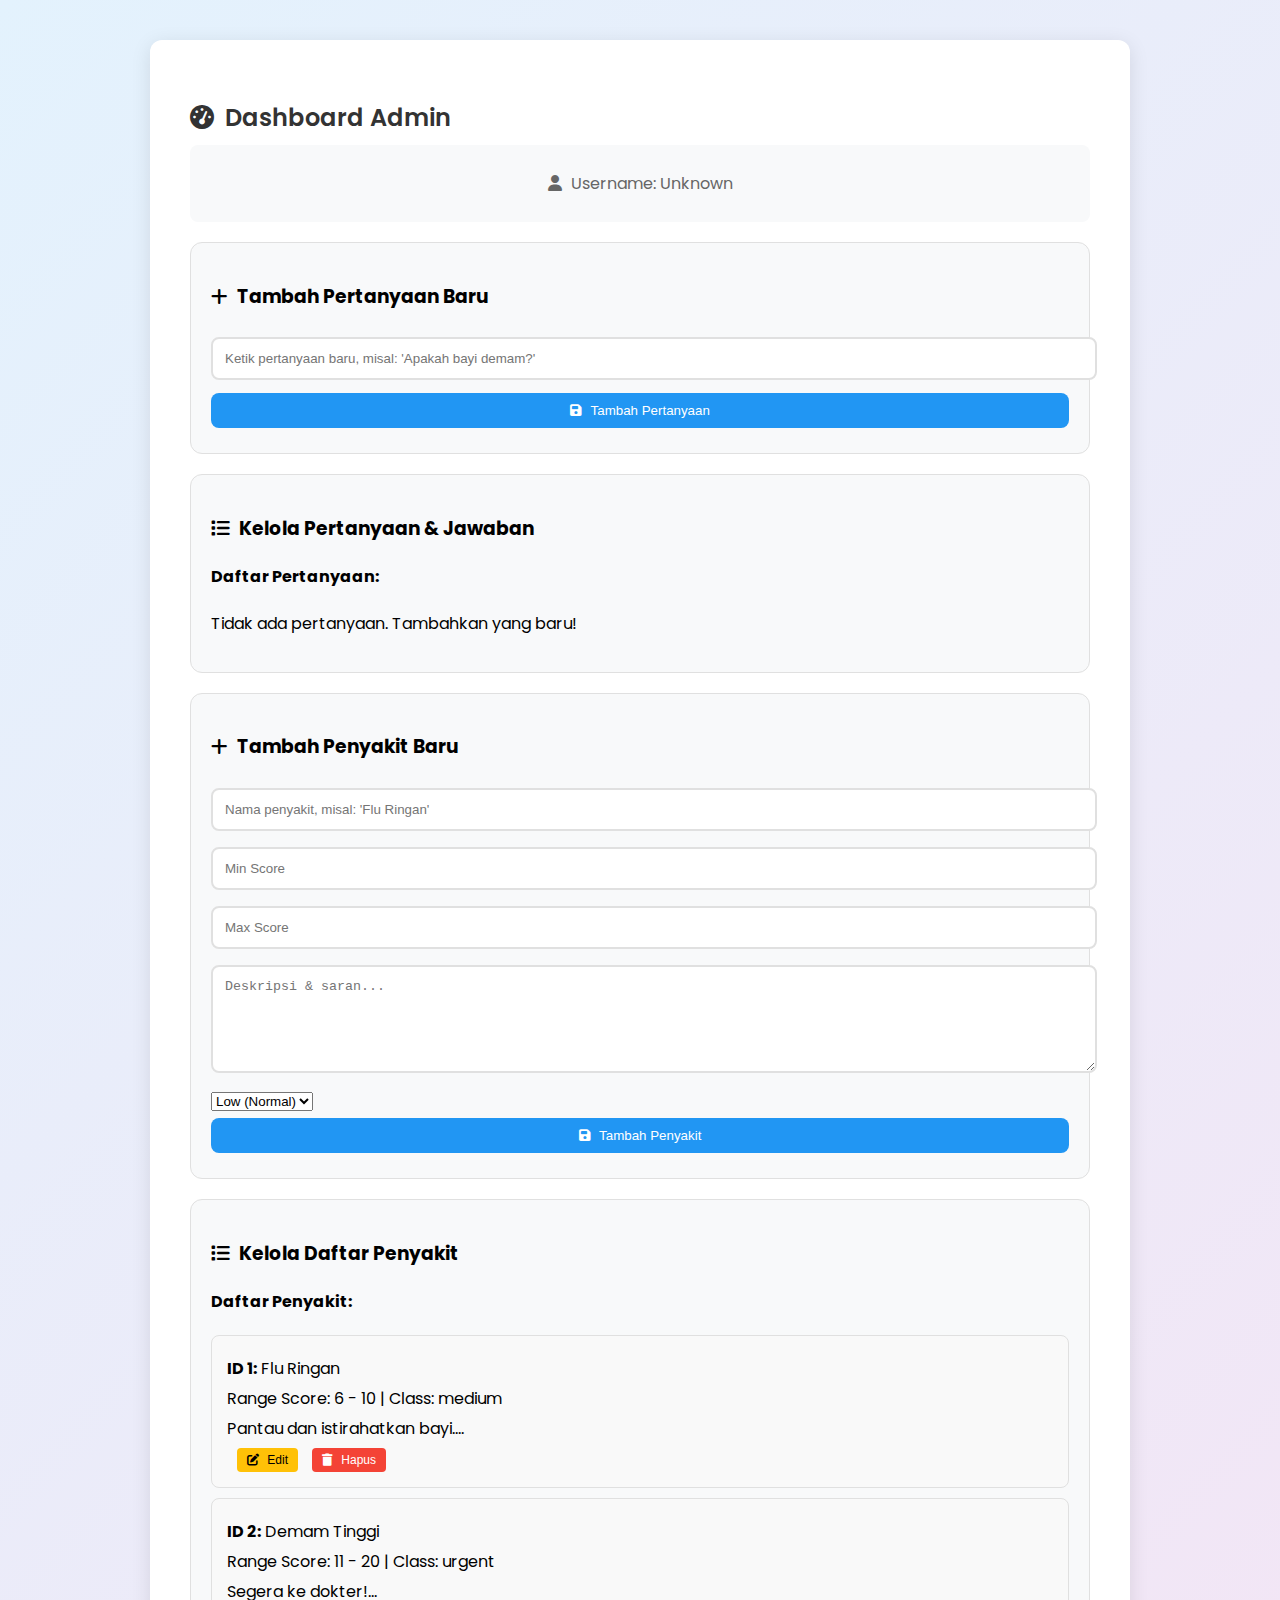
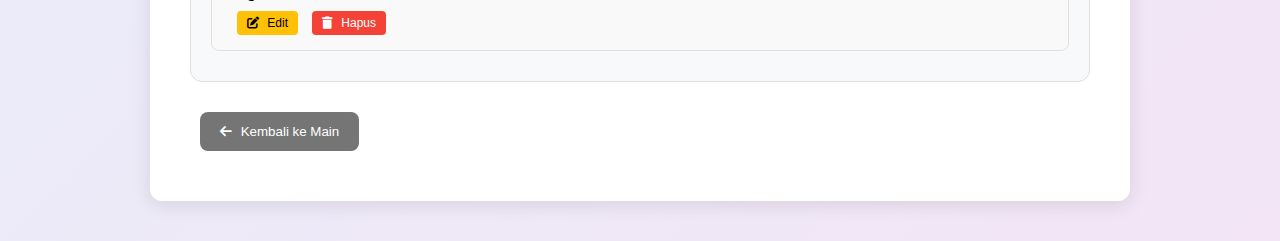
<file: survey/admin.html>
<!DOCTYPE html>
<html lang="id">
  <head>
    <meta charset="UTF-8" />
    <meta name="viewport" content="width=device-width, initial-scale=1.0" />
    <title>Admin - Survei Bayi</title>
    <link
      href="https://fonts.googleapis.com/css2?family=Poppins:wght@300;400;600&display=swap"
      rel="stylesheet"
    />
    <link
      rel="stylesheet"
      href="https://cdnjs.cloudflare.com/ajax/libs/font-awesome/6.4.0/css/all.min.css"
    />
    <style>
      body {
        font-family: "Poppins", sans-serif;
        background: linear-gradient(135deg, #e3f2fd 0%, #f3e5f5 100%);
        margin: 0;
        padding: 20px;
      }
      .dashboard {
        background: #fff;
        padding: 40px;
        border-radius: 12px;
        box-shadow: 0 4px 20px rgba(0, 0, 0, 0.1);
        max-width: 900px;
        margin: 20px auto;
      }
      h2 {
        color: #333;
        font-weight: 600;
        font-size: 1.5em;
        margin-bottom: 10px;
      }
      .username-info {
        color: #666;
        font-size: 1em;
        margin-bottom: 20px;
        padding: 10px;
        background: #f8f9fa;
        border-radius: 8px;
        text-align: center;
      }
      .add-section {
        border: 1px solid #e0e0e0;
        padding: 20px;
        margin: 20px 0;
        border-radius: 12px;
        background: #f8f9fa;
      }
      input[type="text"],
      input[type="number"] {
        width: 100%;
        padding: 12px;
        margin: 8px 0;
        border: 2px solid #e0e0e0;
        border-radius: 8px;
      }
      .add-btn {
        background: #2196f3;
        color: white;
        padding: 10px;
        border: none;
        border-radius: 8px;
        cursor: pointer;
        width: 100%;
        margin: 5px 0;
      }
      .add-btn:hover {
        background: #1976d2;
      }
      .edit-btn {
        background: #ffc107;
        color: black;
        padding: 5px 10px;
        border: none;
        border-radius: 4px;
        cursor: pointer;
        margin-left: 10px;
        font-size: 12px;
      }
      .edit-btn:hover {
        background: #ffb300;
      }
      .delete-btn {
        background: #f44336;
        color: white;
        padding: 5px 10px;
        border: none;
        border-radius: 4px;
        cursor: pointer;
        margin-left: 10px;
        font-size: 12px;
      }
      .delete-btn:hover {
        background: #d32f2f;
      }
      .question-item,
      .disease-item {
        border: 1px solid #e0e0e0;
        padding: 15px;
        margin: 10px 0;
        border-radius: 8px;
        background: #f9f9f9;
      }
      .question-item p,
      .disease-item p {
        margin: 5px 0;
      }
      .answer-item {
        margin-left: 20px;
        padding: 10px;
        border: 1px solid #ddd;
        border-radius: 6px;
        background: #fff;
        margin: 5px 0;
      }
      .back-btn {
        background: #757575;
        color: white;
        padding: 12px 20px;
        border: none;
        border-radius: 8px;
        cursor: pointer;
        margin: 10px;
        width: auto;
      }
      .back-btn:hover {
        background: #616161;
      }
      i {
        margin-right: 5px;
      }
      #addAnswerModal,
      #editModal,
      #editDiseaseModal,
      #addDiseaseModal {
        display: none;
        position: fixed;
        z-index: 1000;
        left: 0;
        top: 0;
        width: 100%;
        height: 100%;
        background-color: rgba(0, 0, 0, 0.4);
      }
      .modal-content {
        background-color: #fff;
        margin: 10% auto;
        padding: 20px;
        border-radius: 8px;
        width: 80%;
        max-width: 600px;
      }
      .close {
        color: #aaa;
        float: right;
        font-size: 28px;
        font-weight: bold;
        cursor: pointer;
      }
      .close:hover {
        color: black;
      }
      .answer-item input[type="number"] {
        width: auto;
        margin-left: 10px;
      }
      textarea {
        width: 100%;
        padding: 12px;
        margin: 8px 0;
        border: 2px solid #e0e0e0;
        border-radius: 8px;
        resize: vertical;
        min-height: 80px;
      }
    </style>
  </head>
  <body>
    <div class="dashboard">
      <h2><i class="fas fa-tachometer-alt"></i> Dashboard Admin</h2>
      <div class="username-info">
        <p>
          <i class="fas fa-user"></i> Username:
          <span id="currentUsername">Loading...</span>
        </p>
      </div>
      <!-- Fitur tambah pertanyaan baru -->
      <div class="add-section">
        <h3><i class="fas fa-plus"></i> Tambah Pertanyaan Baru</h3>
        <input
          type="text"
          id="newQuestionText"
          placeholder="Ketik pertanyaan baru, misal: 'Apakah bayi demam?'"
        />
        <button class="add-btn" onclick="addQuestion()">
          <i class="fas fa-save"></i> Tambah Pertanyaan
        </button>
      </div>
      <!-- Fitur kelola pertanyaan & jawaban -->
      <div class="add-section">
        <h3><i class="fas fa-list"></i> Kelola Pertanyaan & Jawaban</h3>
        <div id="questionList"></div>
      </div>
      <!-- Fitur tambah penyakit baru -->
      <div class="add-section">
        <h3><i class="fas fa-plus"></i> Tambah Penyakit Baru</h3>
        <input
          type="text"
          id="newDiseaseTitle"
          placeholder="Nama penyakit, misal: 'Flu Ringan'"
        />
        <input
          type="number"
          id="newDiseaseMin"
          placeholder="Min Score"
          min="0"
        />
        <input
          type="number"
          id="newDiseaseMax"
          placeholder="Max Score"
          min="0"
        />
        <textarea
          id="newDiseaseText"
          placeholder="Deskripsi & saran..."
        ></textarea>
        <select id="newDiseaseClass">
          <option value="low">Low (Normal)</option>
          <option value="medium">Medium</option>
          <option value="high">High</option>
          <option value="urgent">Urgent</option>
        </select>
        <button class="add-btn" onclick="addDisease()">
          <i class="fas fa-save"></i> Tambah Penyakit
        </button>
      </div>
      <!-- Fitur kelola penyakit -->
      <div class="add-section">
        <h3><i class="fas fa-list"></i> Kelola Daftar Penyakit</h3>
        <div id="diseaseList"></div>
      </div>
      <button class="back-btn" onclick="backToMain()">
        <i class="fas fa-arrow-left"></i> Kembali ke Main
      </button>
    </div>

    <!-- Modal untuk tambah jawaban -->
    <div id="addAnswerModal">
      <div class="modal-content">
        <span class="close" onclick="closeAddAnswerModal()">&times;</span>
        <h3><i class="fas fa-plus"></i> Tambah Jawaban</h3>
        <input type="text" id="addAnswerText" placeholder="Teks jawaban baru" />
        <input
          type="number"
          id="addAnswerWeight"
          placeholder="Bobot (0-5)"
          min="0"
          max="5"
          value="1"
        />
        <button class="add-btn" onclick="saveAddAnswer()">
          <i class="fas fa-save"></i> Simpan
        </button>
        <button class="back-btn" onclick="closeAddAnswerModal()">
          <i class="fas fa-times"></i> Batal
        </button>
      </div>
    </div>

    <!-- Modal untuk edit pertanyaan/jawaban -->
    <div id="editModal">
      <div class="modal-content">
        <span class="close" onclick="closeEditModal()">&times;</span>
        <h3 id="modalTitle"><i class="fas fa-edit"></i> Edit Item</h3>
        <input type="text" id="editText" placeholder="Edit teks" />
        <input
          type="number"
          id="editWeight"
          placeholder="Bobot (0-5)"
          min="0"
          max="5"
          style="display: none"
        />
        <button class="add-btn" onclick="saveEdit()">
          <i class="fas fa-save"></i> Simpan
        </button>
        <button class="delete-btn" onclick="deleteItemFromModal()">
          <i class="fas fa-trash"></i> Hapus
        </button>
        <button class="back-btn" onclick="closeEditModal()">
          <i class="fas fa-times"></i> Batal
        </button>
      </div>
    </div>

    <!-- Modal untuk tambah/edit penyakit -->
    <div id="addDiseaseModal">
      <div class="modal-content">
        <span class="close" onclick="closeAddDiseaseModal()">&times;</span>
        <h3><i class="fas fa-plus"></i> Tambah Penyakit</h3>
        <input type="text" id="addDiseaseTitle" placeholder="Nama penyakit" />
        <input
          type="number"
          id="addDiseaseMin"
          placeholder="Min Score"
          min="0"
        />
        <input
          type="number"
          id="addDiseaseMax"
          placeholder="Max Score"
          min="0"
        />
        <textarea id="addDiseaseText" placeholder="Deskripsi..."></textarea>
        <select id="addDiseaseClass">
          <option value="low">Low</option>
          <option value="medium">Medium</option>
          <option value="high">High</option>
          <option value="urgent">Urgent</option>
        </select>
        <button class="add-btn" onclick="saveAddDisease()">
          <i class="fas fa-save"></i> Simpan
        </button>
        <button class="back-btn" onclick="closeAddDiseaseModal()">
          <i class="fas fa-times"></i> Batal
        </button>
      </div>
    </div>

    <div id="editDiseaseModal">
      <div class="modal-content">
        <span class="close" onclick="closeEditDiseaseModal()">&times;</span>
        <h3><i class="fas fa-edit"></i> Edit Penyakit</h3>
        <input type="text" id="editDiseaseTitle" placeholder="Nama penyakit" />
        <input
          type="number"
          id="editDiseaseMin"
          placeholder="Min Score"
          min="0"
        />
        <input
          type="number"
          id="editDiseaseMax"
          placeholder="Max Score"
          min="0"
        />
        <textarea id="editDiseaseText" placeholder="Deskripsi..."></textarea>
        <select id="editDiseaseClass">
          <option value="low">Low</option>
          <option value="medium">Medium</option>
          <option value="high">High</option>
          <option value="urgent">Urgent</option>
        </select>
        <button class="add-btn" onclick="saveEditDisease()">
          <i class="fas fa-save"></i> Simpan
        </button>
        <button class="delete-btn" onclick="deleteDiseaseFromModal()">
          <i class="fas fa-trash"></i> Hapus
        </button>
        <button class="back-btn" onclick="closeEditDiseaseModal()">
          <i class="fas fa-times"></i> Batal
        </button>
      </div>
    </div>

    <script>
      // Data dari localStorage
      let questions = JSON.parse(localStorage.getItem("questions")) || [];
      let diseases = JSON.parse(localStorage.getItem("diseasesList")) || [];

      // Sample data jika kosong (untuk test)
      if (diseases.length === 0) {
        diseases = [
          {
            id: 1,
            title: "Flu Ringan",
            minScore: 6,
            maxScore: 10,
            text: "Pantau dan istirahatkan bayi.",
            class: "medium",
          },
          {
            id: 2,
            title: "Demam Tinggi",
            minScore: 11,
            maxScore: 20,
            text: "Segera ke dokter!",
            class: "urgent",
          },
        ];
        localStorage.setItem("diseasesList", JSON.stringify(diseases));
      }

      // Username
      let currentUsername =
        localStorage.getItem("currentUsername") || "Unknown";
      document.getElementById("currentUsername").textContent = currentUsername;

      let editingType = "";
      let editingQId = null;
      let editingAId = null;
      let editingDiseaseId = null;
      let addQId = null;

      // Render list pertanyaan
      function renderQuestionList() {
        const list = document.getElementById("questionList");
        list.innerHTML = "<h4>Daftar Pertanyaan:</h4>";
        if (questions.length === 0) {
          list.innerHTML += "<p>Tidak ada pertanyaan. Tambahkan yang baru!</p>";
          return;
        }
        questions.forEach((q) => {
          const qDiv = document.createElement("div");
          qDiv.className = "question-item";
          qDiv.innerHTML = `
            <p><strong>ID ${q.id}:</strong> ${q.text}</p>
            <button class="edit-btn" onclick="editQuestion(${q.id})"><i class="fas fa-edit"></i> Edit Pertanyaan</button>
            <button class="delete-btn" onclick="deleteQuestion(${q.id})"><i class="fas fa-trash"></i> Hapus Pertanyaan</button>
            <h5>Jawaban:</h5>
            <div class="answers-list"></div>
          `;
          const answersList = qDiv.querySelector(".answers-list");
          q.answers.forEach((a) => {
            const aDiv = document.createElement("div");
            aDiv.className = "answer-item";
            aDiv.innerHTML = `
              <span>${a.text} (Bobot: ${a.weight})</span>
              <button class="edit-btn" onclick="editAnswer(${q.id}, ${a.id})"><i class="fas fa-edit"></i> Edit</button>
              <button class="delete-btn" onclick="deleteAnswer(${q.id}, ${a.id})"><i class="fas fa-trash"></i> Hapus</button>
            `;
            answersList.appendChild(aDiv);
          });
          const addBtn = document.createElement("button");
          addBtn.className = "add-btn";
          addBtn.innerHTML = '<i class="fas fa-plus"></i> Tambah Jawaban';
          addBtn.style.width = "auto";
          addBtn.style.marginTop = "10px";
          addBtn.onclick = () => openAddAnswerModal(q.id);
          qDiv.appendChild(addBtn);
          list.appendChild(qDiv);
        });
      }

      // Render list penyakit
      function renderDiseaseList() {
        const list = document.getElementById("diseaseList");
        list.innerHTML = "<h4>Daftar Penyakit:</h4>";
        if (diseases.length === 0) {
          list.innerHTML += "<p>Tidak ada penyakit. Tambahkan yang baru!</p>";
          return;
        }
        diseases.forEach((disease) => {
          const div = document.createElement("div");
          div.className = "disease-item";
          div.innerHTML = `
            <p><strong>ID ${disease.id}:</strong> ${disease.title}</p>
            <p>Range Score: ${disease.minScore} - ${
            disease.maxScore
          } | Class: ${disease.class}</p>
            <p>${disease.text.substring(0, 100)}...</p>
            <button class="edit-btn" onclick="editDisease(${
              disease.id
            })"><i class="fas fa-edit"></i> Edit</button>
            <button class="delete-btn" onclick="deleteDisease(${
              disease.id
            })"><i class="fas fa-trash"></i> Hapus</button>
          `;
          list.appendChild(div);
        });
      }

      // Tambah pertanyaan
      function addQuestion() {
        const text = document.getElementById("newQuestionText").value.trim();
        if (!text) return alert("Isi teks pertanyaan!");
        const newId =
          questions.length > 0
            ? Math.max(...questions.map((q) => q.id)) + 1
            : 1;
        questions.push({ id: newId, text: text, answers: [] });
        localStorage.setItem("questions", JSON.stringify(questions));
        renderQuestionList();
        document.getElementById("newQuestionText").value = "";
        alert("Pertanyaan ditambahkan!");
      }

      // Tambah penyakit
      function addDisease() {
        const title = document.getElementById("newDiseaseTitle").value.trim();
        const minScore =
          parseInt(document.getElementById("newDiseaseMin").value) || 0;
        const maxScore =
          parseInt(document.getElementById("newDiseaseMax").value) || Infinity;
        const text = document.getElementById("newDiseaseText").value.trim();
        const className = document.getElementById("newDiseaseClass").value;
        if (!title || !text) return alert("Isi nama dan deskripsi!");
        const newId =
          diseases.length > 0 ? Math.max(...diseases.map((d) => d.id)) + 1 : 1;
        diseases.push({
          id: newId,
          title,
          minScore,
          maxScore,
          text,
          class: className,
        });
        localStorage.setItem("diseasesList", JSON.stringify(diseases));
        renderDiseaseList();
        // Reset form
        document.getElementById("newDiseaseTitle").value = "";
        document.getElementById("newDiseaseMin").value = "";
        document.getElementById("newDiseaseMax").value = "";
        document.getElementById("newDiseaseText").value = "";
        alert("Penyakit ditambahkan!");
      }

      // Edit penyakit
      function editDisease(id) {
        editingDiseaseId = id;
        const disease = diseases.find((d) => d.id === id);
        document.getElementById("editDiseaseTitle").value = disease.title;
        document.getElementById("editDiseaseMin").value = disease.minScore;
        document.getElementById("editDiseaseMax").value = disease.maxScore;
        document.getElementById("editDiseaseText").value = disease.text;
        document.getElementById("editDiseaseClass").value = disease.class;
        document.getElementById("editDiseaseModal").style.display = "block";
      }

      function saveEditDisease() {
        if (editingDiseaseId !== null) {
          const title = document
            .getElementById("editDiseaseTitle")
            .value.trim();
          const minScore =
            parseInt(document.getElementById("editDiseaseMin").value) || 0;
          const maxScore =
            parseInt(document.getElementById("editDiseaseMax").value) ||
            Infinity;
          const text = document.getElementById("editDiseaseText").value.trim();
          const className = document.getElementById("editDiseaseClass").value;
          if (!title || !text) return alert("Isi nama dan deskripsi!");
          const disease = diseases.find((d) => d.id === editingDiseaseId);
          disease.title = title;
          disease.minScore = minScore;
          disease.maxScore = maxScore;
          disease.text = text;
          disease.class = className;
          localStorage.setItem("diseasesList", JSON.stringify(diseases));
          renderDiseaseList();
          closeEditDiseaseModal();
          alert("Penyakit diedit!");
        }
      }

      function deleteDisease(id) {
        if (confirm("Yakin hapus penyakit ini?")) {
          diseases = diseases.filter((d) => d.id !== id);
          localStorage.setItem("diseasesList", JSON.stringify(diseases));
          renderDiseaseList();
          alert("Penyakit dihapus!");
        }
      }

      function deleteDiseaseFromModal() {
        if (editingDiseaseId !== null) {
          deleteDisease(editingDiseaseId);
        }
        closeEditDiseaseModal();
      }

      function closeEditDiseaseModal() {
        document.getElementById("editDiseaseModal").style.display = "none";
        editingDiseaseId = null;
      }

      // Fungsi jawaban & pertanyaan
      function openAddAnswerModal(qId) {
        addQId = qId;
        document.getElementById("addAnswerText").value = "";
        document.getElementById("addAnswerWeight").value = "1";
        document.getElementById("addAnswerModal").style.display = "block";
      }

      function closeAddAnswerModal() {
        document.getElementById("addAnswerModal").style.display = "none";
        addQId = null;
      }

      function saveAddAnswer() {
        const text = document.getElementById("addAnswerText").value.trim();
        const weight =
          parseInt(document.getElementById("addAnswerWeight").value) || 0;
        if (!text) return alert("Isi teks jawaban!");
        const q = questions.find((q) => q.id === addQId);
        if (q) {
          const newId =
            questions.flatMap((qq) => qq.answers.map((a) => a.id)).length > 0
              ? Math.max(
                  ...questions.flatMap((qq) => qq.answers.map((a) => a.id))
                ) + 1
              : 1;
          q.answers.push({ id: newId, text, weight });
          localStorage.setItem("questions", JSON.stringify(questions));
          renderQuestionList();
          closeAddAnswerModal();
          alert("Jawaban ditambahkan!");
        }
      }

      function editQuestion(id) {
        editingType = "question";
        editingQId = id;
        editingAId = null;
        const q = questions.find((q) => q.id === id);
        document.getElementById("editText").value = q.text;
        document.getElementById("editWeight").style.display = "none";
        document.getElementById("modalTitle").textContent = "Edit Pertanyaan";
        document.getElementById("editModal").style.display = "block";
      }

      function editAnswer(qId, aId) {
        editingType = "answer";
        editingQId = qId;
        editingAId = aId;
        const q = questions.find((q) => q.id === qId);
        const a = q.answers.find((a) => a.id === aId);
        document.getElementById("editText").value = a.text;
        document.getElementById("editWeight").value = a.weight;
        document.getElementById("editWeight").style.display = "block";
        document.getElementById("modalTitle").textContent = "Edit Jawaban";
        document.getElementById("editModal").style.display = "block";
      }

      function saveEdit() {
        const text = document.getElementById("editText").value.trim();
        if (!text) return alert("Isi teks!");
        if (editingType === "question") {
          const q = questions.find((q) => q.id === editingQId);
          if (q) q.text = text;
        } else if (editingType === "answer") {
          const weight =
            parseInt(document.getElementById("editWeight").value) || 0;
          const q = questions.find((q) => q.id === editingQId);
          const a = q.answers.find((a) => a.id === editingAId);
          if (a) {
            a.text = text;
            a.weight = weight;
          }
        }
        localStorage.setItem("questions", JSON.stringify(questions));
        renderQuestionList();
        closeEditModal();
        alert("Item diedit!");
      }

      function deleteQuestion(id) {
        if (
          confirm("Yakin hapus pertanyaan ini? Semua jawabannya ikut terhapus.")
        ) {
          questions = questions.filter((q) => q.id !== id);
          localStorage.setItem("questions", JSON.stringify(questions));
          renderQuestionList();
          alert("Pertanyaan dihapus!");
        }
      }

      function deleteAnswer(qId, aId) {
        if (confirm("Yakin hapus jawaban ini?")) {
          const q = questions.find((q) => q.id === qId);
          if (q) {
            q.answers = q.answers.filter((a) => a.id !== aId);
            localStorage.setItem("questions", JSON.stringify(questions));
            renderQuestionList();
            alert("Jawaban dihapus!");
          }
        }
      }

      function deleteItemFromModal() {
        if (editingType === "question") {
          deleteQuestion(editingQId);
        } else if (editingType === "answer") {
          deleteAnswer(editingQId, editingAId);
        }
        closeEditModal();
      }

      function closeEditModal() {
        document.getElementById("editModal").style.display = "none";
        editingType = "";
        editingQId = null;
        editingAId = null;
        document.getElementById("editText").value = "";
        document.getElementById("editWeight").value = "";
      }

      function backToMain() {
        window.location.href = "index.html";
      }

      // Load
      window.onload = function () {
        renderQuestionList();
        renderDiseaseList();
        window.onclick = function (event) {
          const modals = document.querySelectorAll('[id$="Modal"]');
          modals.forEach((modal) => {
            if (event.target === modal) {
              const modalId = modal.id;
              if (modalId === "editModal") closeEditModal();
              else if (modalId === "addAnswerModal") closeAddAnswerModal();
              else if (modalId === "editDiseaseModal") closeEditDiseaseModal();
              else if (modalId === "addDiseaseModal") closeAddDiseaseModal();
            }
          });
        };
      };
    </script>
  </body>
</html>
</file>
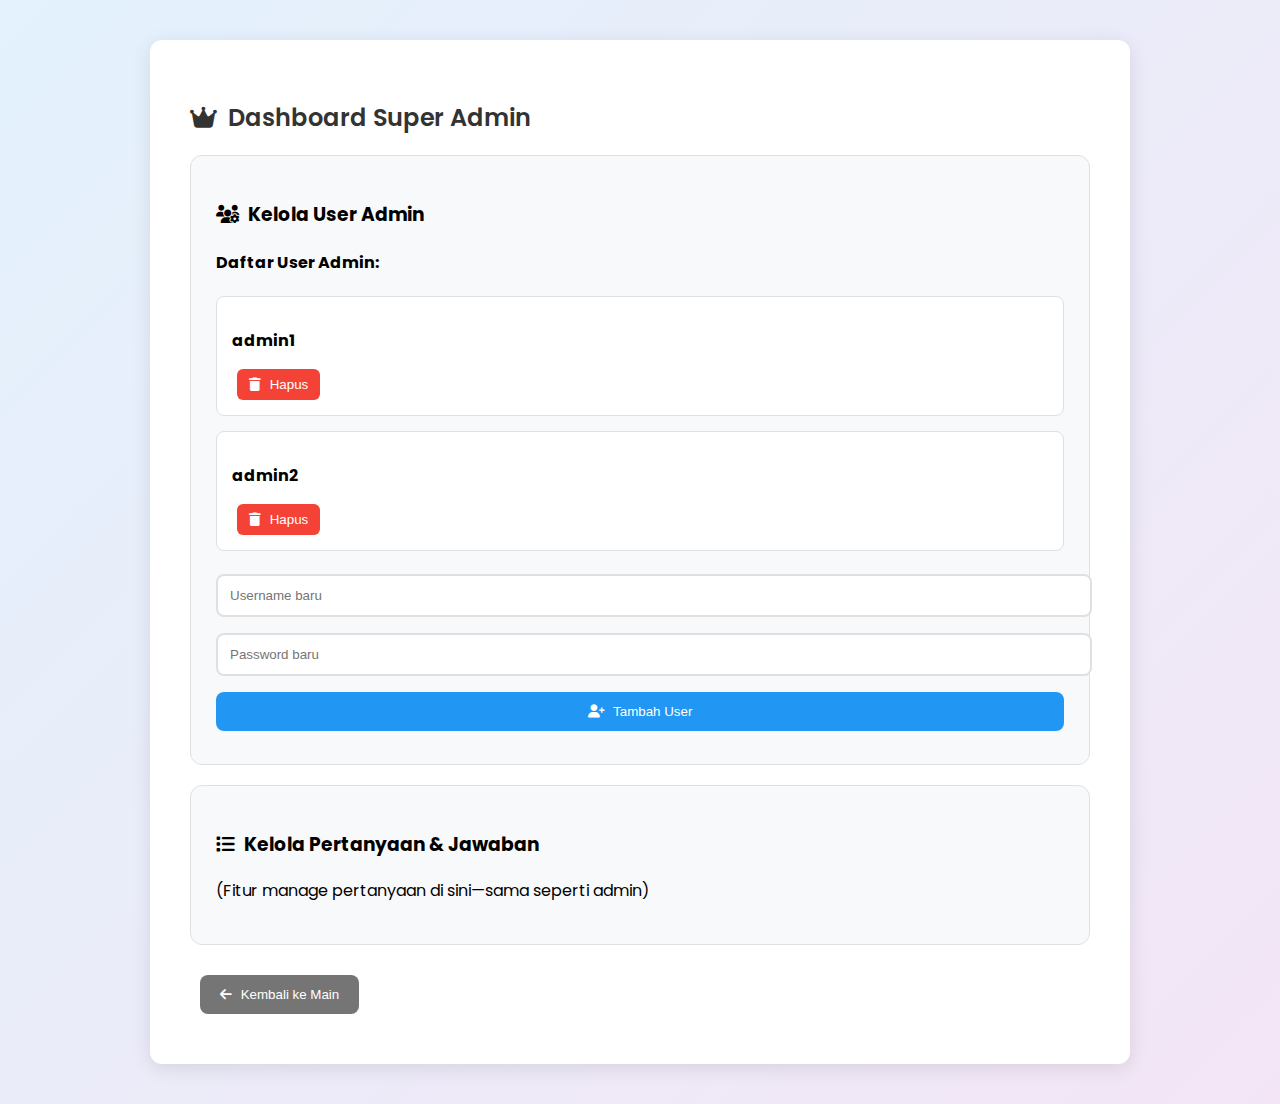
<file: survey/devdashboard.html>
<!DOCTYPE html>
<html lang="id">
  <head>
    <meta charset="UTF-8" />
    <meta name="viewport" content="width=device-width, initial-scale=1.0" />
    <title>Super Admin - Survei Bayi</title>
    <link
      href="https://fonts.googleapis.com/css2?family=Poppins:wght@300;400;600&display=swap"
      rel="stylesheet"
    />
    <link
      rel="stylesheet"
      href="https://cdnjs.cloudflare.com/ajax/libs/font-awesome/6.4.0/css/all.min.css"
    />
    <style>
      body {
        font-family: "Poppins", sans-serif;
        background: linear-gradient(135deg, #e3f2fd 0%, #f3e5f5 100%);
        margin: 0;
        padding: 20px;
      }
      .super-dashboard {
        background: #fff;
        padding: 40px;
        border-radius: 12px;
        box-shadow: 0 4px 20px rgba(0, 0, 0, 0.1);
        max-width: 900px;
        margin: 20px auto;
      }
      h2 {
        color: #333;
        font-weight: 600;
        font-size: 1.5em;
        margin-bottom: 20px;
      }
      .add-section {
        border: 1px solid #e0e0e0;
        padding: 25px;
        margin: 20px 0;
        border-radius: 12px;
        background: #f8f9fa;
      }
      input[type="text"],
      input[type="password"] {
        width: 100%;
        padding: 12px;
        margin: 8px 0;
        border: 2px solid #e0e0e0;
        border-radius: 8px;
      }
      .add-btn {
        background: #2196f3;
        color: white;
        padding: 12px;
        border: none;
        border-radius: 8px;
        cursor: pointer;
        width: 100%;
        margin: 8px 0;
      }
      .add-btn:hover {
        background: #1976d2;
      }
      .user-item {
        border: 1px solid #e0e0e0;
        padding: 15px;
        margin: 15px 0;
        border-radius: 8px;
        background: #fff;
      }
      .delete-btn {
        background: #f44336;
        color: white;
        padding: 8px 12px;
        border: none;
        border-radius: 6px;
        cursor: pointer;
        margin-left: 5px;
      }
      .back-btn {
        background: #757575;
        color: white;
        padding: 12px 20px;
        border: none;
        border-radius: 8px;
        cursor: pointer;
        margin: 10px;
        width: auto;
      }
      .back-btn:hover {
        background: #616161;
      }
      i {
        margin-right: 5px;
      }
    </style>
  </head>
  <body>
    <div class="super-dashboard">
      <h2><i class="fas fa-crown"></i> Dashboard Super Admin</h2>
      <div class="add-section">
        <h3><i class="fas fa-users-cog"></i> Kelola User Admin</h3>
        <div id="userList"></div>
        <input type="text" id="newAdminUsername" placeholder="Username baru" />
        <input
          type="password"
          id="newAdminPassword"
          placeholder="Password baru"
        />
        <button class="add-btn" onclick="addAdminUser()">
          <i class="fas fa-user-plus"></i> Tambah User
        </button>
      </div>
      <div class="add-section">
        <h3><i class="fas fa-list"></i> Kelola Pertanyaan & Jawaban</h3>
        <p>(Fitur manage pertanyaan di sini—sama seperti admin)</p>
      </div>
      <button class="back-btn" onclick="backToMain()">
        <i class="fas fa-arrow-left"></i> Kembali ke Main
      </button>
    </div>

    <script>
      // Fungsi sederhana untuk test (data dari localStorage atau hardcode)
      function addAdminUser() {
        const username = document
          .getElementById("newAdminUsername")
          .value.trim();
        const password = document.getElementById("newAdminPassword").value;
        if (username && password) {
          alert("User baru ditambahkan: " + username);
          document.getElementById("newAdminUsername").value = "";
          document.getElementById("newAdminPassword").value = "";
          renderUserList(); // Update list
        } else {
          alert("Isi username dan password!");
        }
      }

      function renderUserList() {
        // Simulasi list user (bisa dari localStorage)
        const users = ["admin1", "admin2"]; // Ganti dengan data real
        const list = document.getElementById("userList");
        list.innerHTML = "<h4>Daftar User Admin:</h4>";
        users.forEach((user, index) => {
          const div = document.createElement("div");
          div.className = "user-item";
          div.innerHTML = `<p><strong>${user}</strong></p><button class="delete-btn" onclick="deleteAdminUser(${index})"><i class="fas fa-trash"></i> Hapus</button>`;
          list.appendChild(div);
        });
      }

      function deleteAdminUser(index) {
        if (confirm("Yakin hapus?")) {
          alert("User dihapus!");
          renderUserList();
        }
      }

      function backToMain() {
        window.location.href = "index.html";
      }

      // Load list saat halaman buka
      window.onload = function () {
        renderUserList();
      };
    </script>
  </body>
</html>
</file>
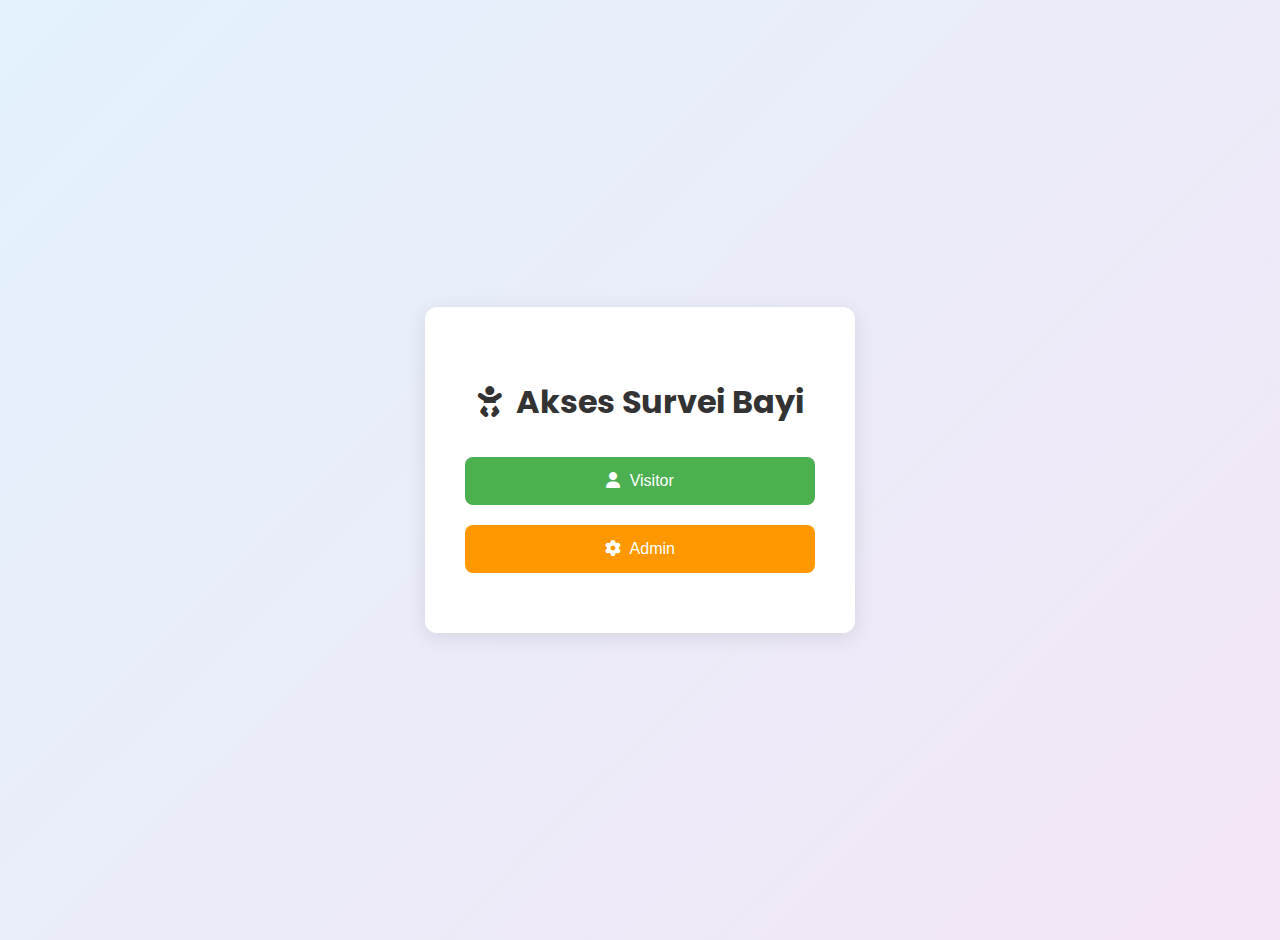
<file: survey/survey.html>
<!DOCTYPE html>
<html lang="id">
  <head>
    <meta charset="UTF-8" />
    <meta name="viewport" content="width=device-width, initial-scale=1.0" />
    <title>Survei Diagnostik Bayi - Akses</title>
    <link
      href="https://fonts.googleapis.com/css2?family=Poppins:wght@300;400;600&display=swap"
      rel="stylesheet"
    />
    <link
      rel="stylesheet"
      href="https://cdnjs.cloudflare.com/ajax/libs/font-awesome/6.4.0/css/all.min.css"
    />
    <style>
      body {
        font-family: "Poppins", sans-serif;
        background: linear-gradient(135deg, #e3f2fd 0%, #f3e5f5 100%);
        margin: 0;
        padding: 20px;
        display: flex;
        justify-content: center;
        align-items: center;
        min-height: 100vh;
        color: #333;
      }
      .login-page {
        background: #fff;
        padding: 50px 40px;
        border-radius: 12px;
        box-shadow: 0 4px 20px rgba(0, 0, 0, 0.1);
        text-align: center;
        width: 350px;
      }
      button {
        background: #4caf50;
        color: white;
        padding: 15px 25px;
        border: none;
        border-radius: 8px;
        cursor: pointer;
        width: 100%;
        margin: 10px 0;
        font-size: 16px;
      }
      button:hover {
        background: #45a049;
      }
      button.admin {
        background: #ff9800;
      }
      button.admin:hover {
        background: #e68900;
      }
      .hidden {
        display: none;
      }
      .survey {
        max-width: 900px;
        margin: 20px auto;
        background: #fff;
        padding: 40px;
        border-radius: 12px;
        box-shadow: 0 4px 20px rgba(0, 0, 0, 0.1);
      }
      .question {
        margin: 20px 0;
        padding: 20px;
        border: 2px solid #e0e0e0;
        border-radius: 12px;
        background: #fafafa;
      }
      input[type="radio"] {
        margin-right: 10px;
      }
      select,
      input[type="text"],
      input[type="password"] {
        width: 100%;
        padding: 12px;
        margin: 8px 0;
        border: 2px solid #e0e0e0;
        border-radius: 8px;
      }
      .back-btn {
        background: #757575;
        color: white;
        padding: 12px 20px;
        border: none;
        border-radius: 8px;
        cursor: pointer;
        margin: 10px;
        width: auto;
      }
      .back-btn:hover {
        background: #616161;
      }
      h2 {
        color: #333;
        font-weight: 600;
        font-size: 1.5em;
        margin-bottom: 20px;
      }
      #result {
        margin-top: 20px;
        padding: 25px;
        border-radius: 12px;
        text-align: center;
        background: #e8f5e8;
      }
      #result.low {
        background: #e8f5e8;
        color: #2e7d32;
      }
      #result.medium {
        background: #fff3e0;
        color: #ef6c00;
      }
      #result.high {
        background: #ffebee;
        color: #c62828;
      }
      #result.urgent {
        background: #ffcdd2;
        color: #b71c1c;
        border: 2px solid #d32f2f;
      }
      i {
        margin-right: 5px;
      }
      .no-questions {
        text-align: center;
        color: #666;
        font-style: italic;
        padding: 20px;
      }
    </style>
  </head>
  <body>
    <div id="loginPage" class="login-page">
      <h1><i class="fas fa-baby"></i> Akses Survei Bayi</h1>
      <button id="visitorBtn"><i class="fas fa-user"></i> Visitor</button>
      <button id="adminBtn" class="admin">
        <i class="fas fa-cog"></i> Admin
      </button>
    </div>

    <div id="adminAuthPrompt" class="hidden">
      <h3><i class="fas fa-lock"></i> Login Admin</h3>
      <div class="auth-form">
        <input type="text" id="adminUsername" placeholder="Username" />
        <input type="password" id="adminPassword" placeholder="Password" />
        <button onclick="checkAdminAuth()">
          <i class="fas fa-sign-in-alt"></i> Masuk
        </button>
      </div>
      <button class="back-btn" onclick="backToLoginFromPrompt()">
        <i class="fas fa-times"></i> Batal
      </button>
    </div>

    <div id="visitorPage" class="hidden">
      <div class="survey">
        <h2><i class="fas fa-stethoscope"></i> Survei Gejala Bayi</h2>
        <form id="surveyForm">
          <div id="questionsContainer"></div>
          <button type="submit">
            <i class="fas fa-search"></i> Lihat Rekomendasi Penyakit
          </button>
        </form>
        <div id="result" style="display: none"></div>
        <button class="back-btn" onclick="backToLogin()">
          <i class="fas fa-arrow-left"></i> Kembali
        </button>
      </div>
    </div>

    <script>
      // Load data dari localStorage
      let questions = [];
      // Daftar penyakit dengan scoring range (load dari localStorage atau default)
      let diseases = JSON.parse(localStorage.getItem("diseasesList")) || [
        {
          id: 1,
          title: "Bayi Sehat",
          minScore: 0,
          maxScore: 5,
          text: "Bayi tidak menunjukkan gejala serius. Tetap pantau kesehatan secara rutin.",
          class: "low",
        },
        {
          id: 2,
          title: "Flu Ringan",
          minScore: 6,
          maxScore: 10,
          text: "Kemungkinan flu biasa. Berikan istirahat, cairan hangat, dan obat demam jika perlu. Konsultasi dokter jika >3 hari.",
          class: "medium",
        },
        {
          id: 3,
          title: "Infeksi Saluran Pernapasan",
          minScore: 11,
          maxScore: 15,
          text: "Gejala infeksi ringan. Hindari paparan dingin, gunakan humidifier. Segera periksa ke dokter.",
          class: "high",
        },
        {
          id: 4,
          title: "Demam Tinggi",
          minScore: 16,
          maxScore: 20,
          text: "Demam tinggi berisiko. Berikan paracetamol sesuai dosis, kompres air hangat. Segera ke dokter!",
          class: "urgent",
        },
        {
          id: 5,
          title: "Darurat (Infeksi Berat)",
          minScore: 21,
          maxScore: Infinity,
          text: "Gejala serius terdeteksi! Segera bawa ke rumah sakit untuk pemeriksaan mendalam.",
          class: "urgent",
        },
      ];

      const DEFAULT_ADMIN = { username: "admin", password: "password" };
      const DEFAULT_SUPER = { username: "superadmin", password: "super123" };

      // Fungsi login
      function checkAdminAuth() {
        const username = document.getElementById("adminUsername").value.trim();
        const password = document.getElementById("adminPassword").value;
        if (!username || !password) return alert("Isi username dan password!");

        if (
          username === DEFAULT_SUPER.username &&
          password === DEFAULT_SUPER.password
        ) {
          localStorage.setItem("currentUsername", username);
          window.location.href = "devdashboard.html";
          return;
        } else if (
          username === DEFAULT_ADMIN.username &&
          password === DEFAULT_ADMIN.password
        ) {
          localStorage.setItem("currentUsername", username);
          window.location.href = "admin.html";
          return;
        } else {
          alert("Username/password salah!");
        }
      }

      // Fungsi tombol
      function showVisitor() {
        document.getElementById("loginPage").classList.add("hidden");
        document.getElementById("visitorPage").classList.remove("hidden");
        renderSurvey();
      }

      function promptAdminAuth() {
        document.getElementById("loginPage").classList.add("hidden");
        document.getElementById("adminAuthPrompt").classList.remove("hidden");
      }

      function backToLoginFromPrompt() {
        document.getElementById("adminAuthPrompt").classList.add("hidden");
        document.getElementById("loginPage").classList.remove("hidden");
      }

      function backToLogin() {
        document.getElementById("visitorPage").classList.add("hidden");
        document.getElementById("loginPage").classList.remove("hidden");
        document.getElementById("result").innerHTML = "";
        document.getElementById("result").style.display = "none";
      }

      // Render survei
      function renderSurvey() {
        const container = document.getElementById("questionsContainer");
        container.innerHTML = "";
        questions = JSON.parse(localStorage.getItem("questions")) || [];
        if (questions.length === 0) {
          container.innerHTML =
            '<div class="no-questions">Tidak ada pertanyaan tersedia. Hubungi admin untuk menambahkan.</div>';
          return;
        }
        questions.forEach((q) => {
          const div = document.createElement("div");
          div.className = "question";
          div.innerHTML = `<p><i class="fas fa-question-circle"></i> ${q.text}</p>`;
          q.answers.forEach((answer) => {
            div.innerHTML += `<label><input type="radio" name="q${q.id}" value="${answer.id}" data-weight="${answer.weight}"> ${answer.text}</label><br>`;
          });
          container.appendChild(div);
        });
      }

      document
        .getElementById("surveyForm")
        .addEventListener("submit", function (e) {
          e.preventDefault();
          let totalScore = 0;
          questions.forEach((q) => {
            const selected = document.querySelector(
              `input[name="q${q.id}"]:checked`
            );
            if (selected) totalScore += parseInt(selected.dataset.weight);
          });
          // Cari penyakit berdasarkan range score
          const disease =
            diseases.find(
              (d) => totalScore >= d.minScore && totalScore <= d.maxScore
            ) || diseases[0];
          document.getElementById("result").innerHTML = `
            <div class="${disease.class}">
              <h3><i class="fas fa-heartbeat"></i> ${disease.title}</h3>
              <p>${disease.text}</p>
              <p><strong>Skor Total: ${totalScore}</strong></p>
            </div>
          `;
          document.getElementById("result").className = disease.class;
          document.getElementById("result").style.display = "block";
        });

      // Event listeners
      window.addEventListener("load", function () {
        document
          .getElementById("visitorBtn")
          .addEventListener("click", showVisitor);
        document
          .getElementById("adminBtn")
          .addEventListener("click", promptAdminAuth);
        console.log("Loaded—tombol ready!");
      });
    </script>
  </body>
</html>
</file>
